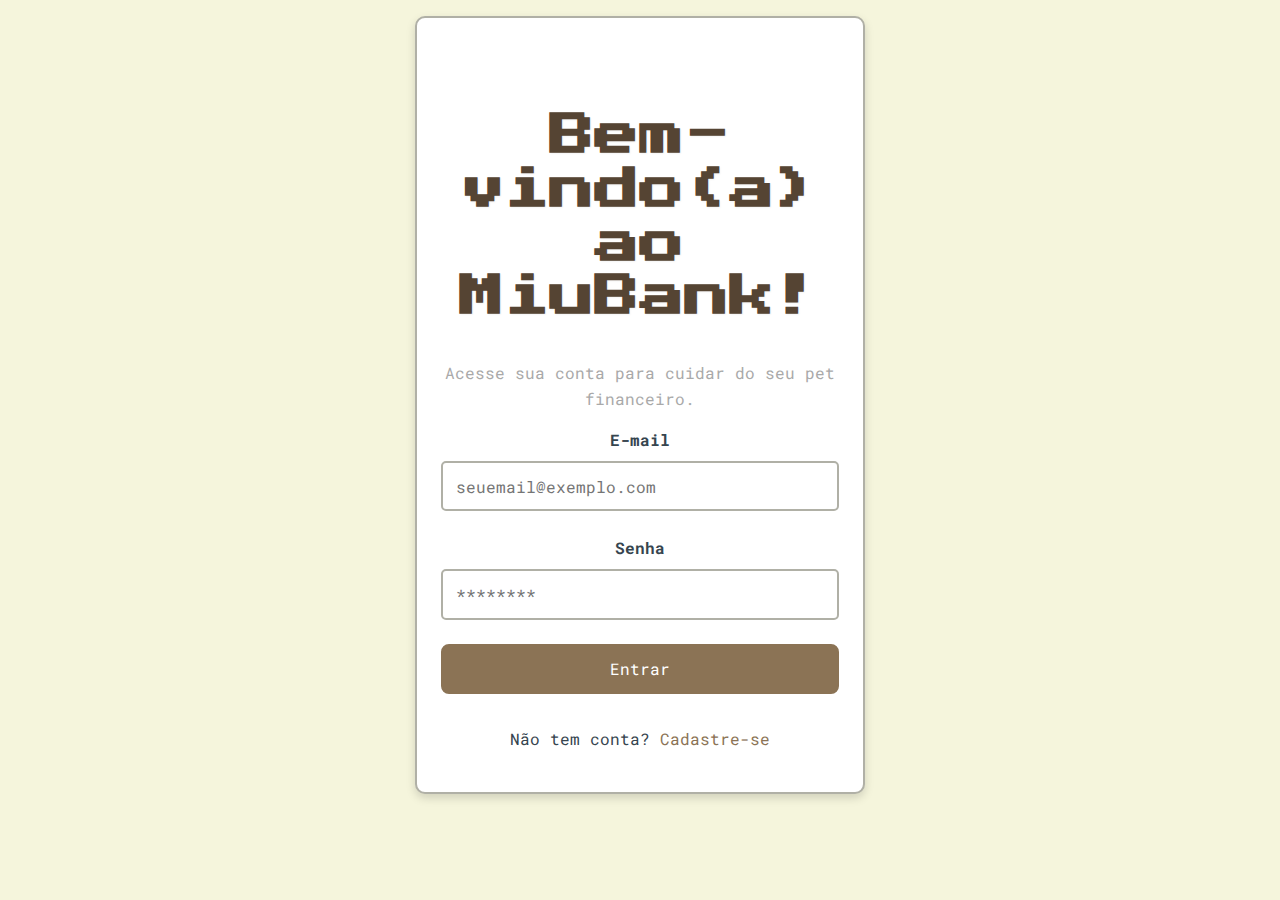
<file: buy-assets.html>
<!DOCTYPE html>
<html lang="pt-BR">

<head>
    <meta charset="UTF-8">
    <meta name="viewport" content="width=device-width, initial-scale=1.0">
    <title>MiuBank - Investir</title>
    <link rel="stylesheet" href="src/css/base.css">
    <link rel="stylesheet" href="src/css/layout.css">
    <link rel="stylesheet" href="src/css/theme.css">
    <link rel="stylesheet" href="src/css/components.css">
    <link rel="stylesheet" href="src/css/utilities.css">
</head>

<body>
    <header class="header">
        <div class="container">
            <h1 class="logo">MiuBank</h1>
            <nav class="navbar"> <button class="navbar-toggler" aria-label="Abrir menu"> <span
                        aria-hidden="true"></span>
                    <span aria-hidden="true"></span>
                    <span aria-hidden="true"></span>
                </button>
                <ul class="nav-links">
                    <li><a href="index.html" class="nav-link">Dashboard</a></li>
                    <li><a href="transfer.html" class="nav-link">Transferir</a></li>
                    <li><a href="buy-assets.html" class="nav-link active" aria-current="page">Investir</a>
                    </li>
                    <li><a href="reports.html" class="nav-link">Relatórios</a></li>
                    <li><a href="#" id="logoutButton" class="nav-link">Sair</a></li>
                    <li><button id="contrastModeToggle" class="btn-icon"
                            aria-label="Alternar modo de alto contraste">Alto Contraste</button></li>
                </ul>
            </nav>
        </div>
    </header>

    <main class="container content-page" role="main">
        <section class="card form-section" role="region" aria-label="Seção de Compra de Ativos">
            <h1 class="text-center">Comprar Ativos</h1>
            <p class="text-center text-secondary">Utilize seu saldo de Conta Investimento.</p>
            <form id="buyAssetForm" class="form" aria-label="Formulário para compra de ativos">
                <div class="form-group">
                    <label for="assetSelect">Ativo Disponível para Compra</label>
                    <select id="assetSelect" name="assetId" required aria-describedby="assetPrice estimatedTotalCost">
                        <option value="">Carregando ativos...</option>
                    </select>
                </div>
                <div class="form-group">
                    <label for="quantity">Quantidade a Comprar</label>
                    <input type="number" id="quantity" name="quantity" placeholder="Ex: 10" min="1" required
                        aria-label="Insira a quantidade de ativos a ser comprada">
                </div>
                <p>Preço unitário do ativo selecionado: <span id="assetPrice" aria-live="polite" aria-atomic="true">R$
                        0,00</span></p>
                <p>Custo total estimado da compra: <span id="estimatedTotalCost" aria-live="polite"
                        aria-atomic="true">R$ 0,00</span></p>
                <p>Seu saldo atual na Conta Investimento: <span id="investmentAccountBalanceBuy" aria-live="polite"
                        aria-atomic="true">Carregando...</span></p>

                <button type="submit" class="btn btn-primary"
                    aria-label="Confirmar a compra dos ativos selecionados">Confirmar Compra</button>
                <div id="buyAssetMessage" class="message u-margin-top-md u-hidden" role="alert" aria-live="polite"
                    aria-atomic="true"></div>
            </form>
        </section>

        <section class="card form-section u-margin-top-md" role="region"
            aria-label="Seção de Meus Investimentos Ativos">
            <h1 class="text-center">Meus Investimentos</h1>
            <div class="table-responsive" role="group" aria-label="Tabela de Investimentos Ativos">
                <table class="data-table">
                    <thead>
                        <tr>
                            <th scope="col">Ativo</th>
                            <th scope="col">Tipo</th>
                            <th scope="col">Quantidade</th>
                            <th scope="col">Preço de Compra</th>
                            <th scope="col">Preço Atual</th>
                            <th scope="col">Valor Atual Total</th>
                            <th scope="col">Lucro ou Prejuízo</th>
                            <th scope="col">Ação</th>
                        </tr>
                    </thead>
                    <tbody id="userInvestmentsTableBody">
                        <tr>
                            <td colspan="8" class="text-center text-secondary">Nenhum investimento ativo.</td>
                        </tr>
                    </tbody>
                </table>
            </div>
        </section>
    </main>

    <footer class="footer" role="contentinfo">
        <p>&copy; 2025 MiuBank. desenvolvido por Eduarda Silva Santos</p>
        <button id="toggleContrastBtn" class="btn-icon" aria-label="Alternar modo de alto contraste"><span
                class="sr-only">Alto Contraste</span><span aria-hidden="true">🌓</span></button>
    </footer>

    <div vw class="enabled" role="region" aria-label="Widget VLibras de acessibilidade em Libras">
        <div vw-access-button class="active" aria-label="Botão de acesso ao VLibras"></div>
        <div vw-plugin-wrapper aria-label="Conteúdo do plugin VLibras">
            <div class="vw-plugin-top-wrapper" aria-hidden="true"></div>
        </div>
    </div>
    <script src="https://vlibras.gov.br/app/vlibras-plugin.js"></script>
    <script>
        new window.VLibras.Widget('https://vlibras.gov.br/app');
    </script>
    <script src="src/js/api.js" type="module"></script>
    <script src="src/js/main.js" type="module"></script>
    <script src="src/js/investments.js" type="module"></script>
</body>

</html>
</file>
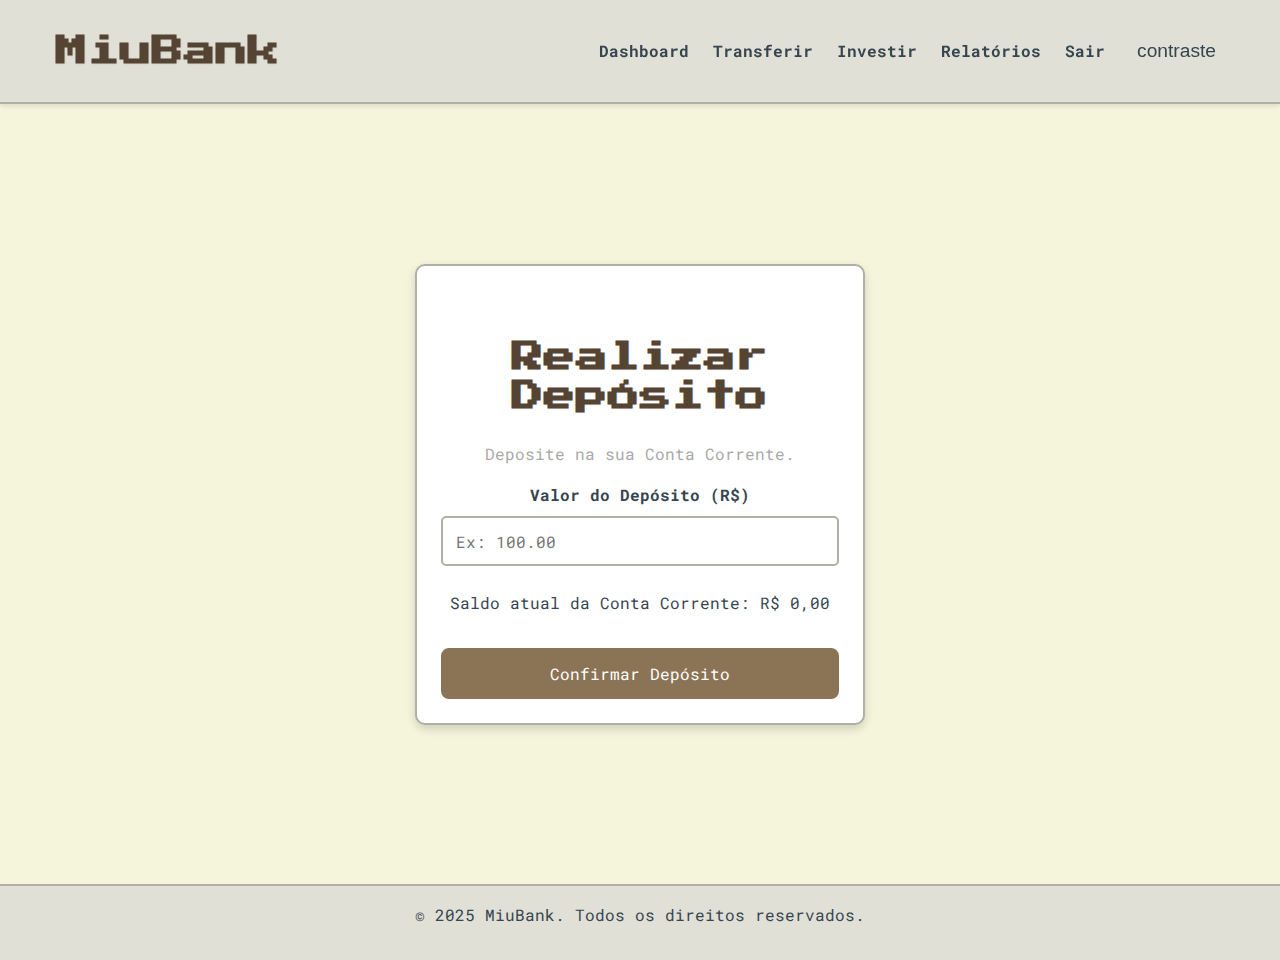
<file: deposit.html>
<!DOCTYPE html>
<html lang="pt-BR">

<head>
    <meta charset="UTF-8">
    <meta name="viewport" content="width=device-width, initial-scale=1.0">
    <title>MiuBank - Depósito</title>
    <link rel="stylesheet" href="src/css/base.css">
    <link rel="stylesheet" href="src/css/layout.css">
    <link rel="stylesheet" href="src/css/theme.css">
    <link rel="stylesheet" href="src/css/components.css">
    <link rel="stylesheet" href="src/css/utilities.css">
    <script src="https://vlibras.gov.br/app/vlibras-plugin.js"></script>
    <script>
        new window.VLibras.Widget('https://vlibras.gov.br/app');
    </script>
</head>

<body>
    <header class="header">
        <div class="container">
            <h1 class="logo">MiuBank</h1>
            <nav class="navbar">
                <button class="navbar-toggler" aria-label="Abrir menu">
                    <span></span>
                    <span></span>
                    <span></span>
                </button>
                <ul class="nav-links">
                    <li><a href="index.html" class="nav-link">Dashboard</a></li>
                    <li><a href="transfer.html" class="nav-link">Transferir</a></li>
                    <li><a href="buy-assets.html" class="nav-link">Investir</a></li>
                    <li><a href="reports.html" class="nav-link">Relatórios</a></li>
                    <li><a href="#" id="logoutButton" class="nav-link">Sair</a></li>
                    <li>
                        <button id="contrastModeToggle" class="btn-icon" aria-label="Alternar modo de alto contraste">
                            contraste
                        </button>
                    </li>
                </ul>
            </nav>
        </div>
    </header>

    <main class="container content-page">
        <section class="card form-section">
            <h1 class="text-center">Realizar Depósito</h1>
            <p class="text-center text-secondary">Deposite na sua Conta Corrente.</p>
            <form id="depositForm" class="form">
                <div class="form-group">
                    <label for="depositAmount">Valor do Depósito (R$)</label>
                    <input type="number" id="depositAmount" name="amount" placeholder="Ex: 100.00" step="0.01"
                        min="0.01" required>
                </div>
                <p>Saldo atual da Conta Corrente: <span id="currentAccountBalanceDeposit">R$ 0,00</span></p>
                <button type="submit" class="btn btn-primary">Confirmar Depósito</button>
                <div id="depositMessage" class="message u-margin-top-md u-hidden" role="alert"></div>
            </form>
        </section>
    </main>

    <footer class="footer">
        <p>&copy; 2025 MiuBank. Todos os direitos reservados.</p>
    </footer>

    <script src="src/js/api.js"></script>
    <script src="src/js/main.js"></script>
    <script src="src/js/transactions.js"></script>
</body>

</html>
</file>
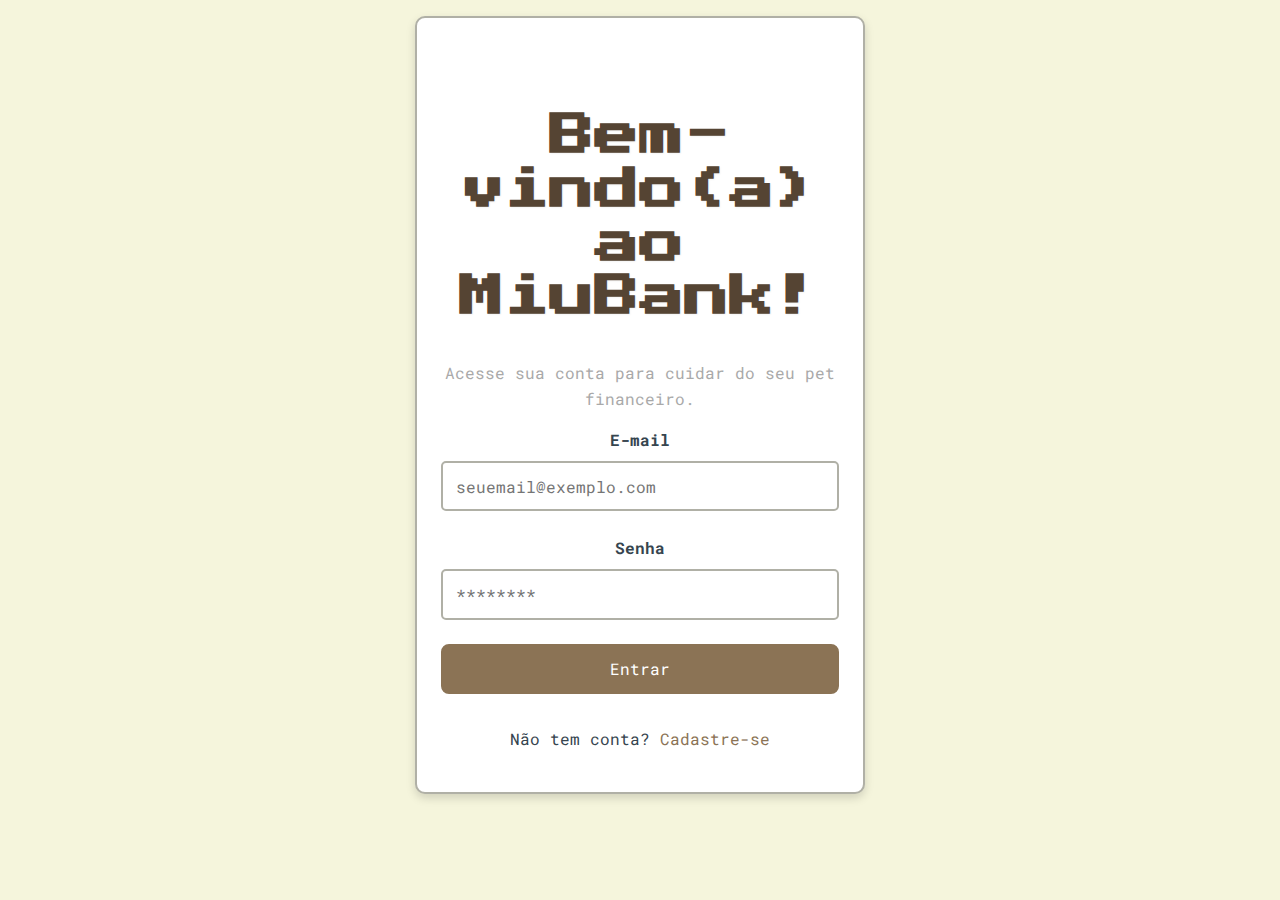
<file: login.html>
<!DOCTYPE html>
<html lang="pt-BR">

<head>
    <meta charset="UTF-8">
    <meta name="viewport" content="width=device-width, initial-scale=1.0">
    <title>MiuBank - Login</title>
    <link rel="stylesheet" href="src/css/base.css">
    <link rel="stylesheet" href="src/css/layout.css">
    <link rel="stylesheet" href="src/css/theme.css">
    <link rel="stylesheet" href="src/css/components.css">
    <link rel="stylesheet" href="src/css/utilities.css">
</head>

<body>
    <main class="login-container">
        <section class="login-card card">
            <h1 class="text-center">Bem-vindo(a) ao MiuBank!</h1>
            <p class="text-center text-secondary">Acesse sua conta para cuidar do seu pet financeiro.</p>
            <form id="loginForm" class="form">
                <div class="form-group">
                    <label for="email">E-mail</label>
                    <input type="email" id="email" name="email" placeholder="seuemail@exemplo.com" required>
                </div>
                <div class="form-group">
                    <label for="password">Senha</label>
                    <input type="password" id="password" name="password" placeholder="********" required>
                </div>
                <button type="submit" class="btn btn-primary">Entrar</button>
                <p class="text-center u-margin-top-md">
                    Não tem conta? <a href="register.html" class="link">Cadastre-se</a>
                </p>
                <div id="loginMessage" class="message u-margin-top-md u-hidden" role="alert"></div>
            </form>
        </section>
    </main>

    <div vw class="enabled" role="region" aria-label="Widget VLibras de acessibilidade em Libras">
        <div vw-access-button class="active" aria-label="Botão de acesso ao VLibras"></div>
        <div vw-plugin-wrapper aria-label="Conteúdo do plugin VLibras">
            <div class="vw-plugin-top-wrapper" aria-hidden="true"></div>
        </div>
    </div>
    <script src="https://vlibras.gov.br/app/vlibras-plugin.js"></script>
    <script>
        new window.VLibras.Widget('https://vlibras.gov.br/app');
    </script>
    <script src="src/js/api.js" type="module"></script>
    <script src="src/js/main.js" type="module"></script>
    <script src="src/js/auth.js" type="module"></script>
</body>

</html>
</file>
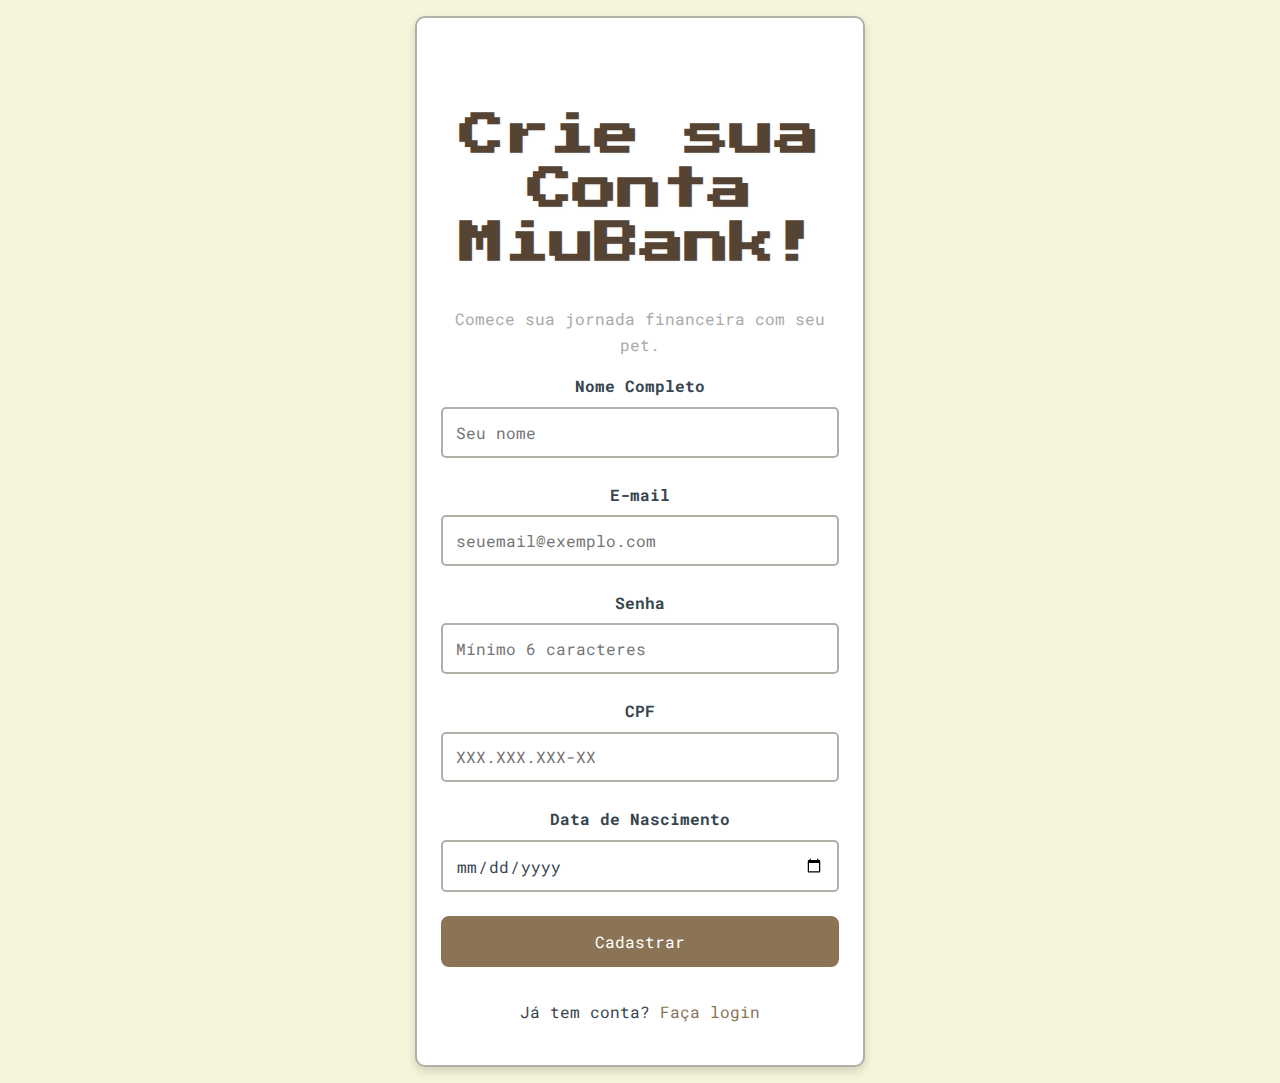
<file: register.html>
<!DOCTYPE html>
<html lang="pt-BR">

<head>
    <meta charset="UTF-8">
    <meta name="viewport" content="width=device-width, initial-scale=1.0">
    <title>MiuBank - Cadastro</title>
    <link rel="stylesheet" href="src/css/base.css">
    <link rel="stylesheet" href="src/css/layout.css">
    <link rel="stylesheet" href="src/css/theme.css">
    <link rel="stylesheet" href="src/css/components.css">
    <link rel="stylesheet" href="src/css/utilities.css">
</head>

<body>
    <main class="register-container">
        <section class="register-card card">
            <h1 class="text-center">Crie sua Conta MiuBank!</h1>
            <p class="text-center text-secondary">Comece sua jornada financeira com seu pet.</p>
            <form id="registerForm" class="form">
                <div class="form-group">
                    <label for="name">Nome Completo</label>
                    <input type="text" id="name" name="name" placeholder="Seu nome" required minlength="3">
                </div>
                <div class="form-group">
                    <label for="email">E-mail</label>
                    <input type="email" id="email" name="email" placeholder="seuemail@exemplo.com" required>
                </div>
                <div class="form-group">
                    <label for="password">Senha</label>
                    <input type="password" id="password" name="password" placeholder="Mínimo 6 caracteres" required
                        minlength="6">
                </div>
                <div class="form-group">
                    <label for="cpf">CPF</label>
                    <input type="text" id="cpf" name="cpf" placeholder="XXX.XXX.XXX-XX" required
                        pattern="\d{3}\.\d{3}\.\d{3}-\d{2}">
                </div>
                <div class="form-group">
                    <label for="birthDate">Data de Nascimento</label>
                    <input type="date" id="birthDate" name="birthDate" required>
                </div>
                <button type="submit" class="btn btn-primary">Cadastrar</button>
                <p class="text-center u-margin-top-md">
                    Já tem conta? <a href="login.html" class="link">Faça login</a>
                </p>
                <div id="registerMessage" class="message u-margin-top-md u-hidden" role="alert"></div>
            </form>
        </section>
    </main>

    <div vw class="enabled" role="region" aria-label="Widget VLibras de acessibilidade em Libras">
        <div vw-access-button class="active" aria-label="Botão de acesso ao VLibras"></div>
        <div vw-plugin-wrapper aria-label="Conteúdo do plugin VLibras">
            <div class="vw-plugin-top-wrapper" aria-hidden="true"></div>
        </div>
    </div>
    <script src="https://vlibras.gov.br/app/vlibras-plugin.js"></script>
    <script>
        new window.VLibras.Widget('https://vlibras.gov.br/app');
    </script>
    <script src="src/js/api.js" type="module"></script>
    <script src="src/js/main.js" type="module"></script>
    <script src="src/js/auth.js" type="module"></script>
</body>

</html>
</file>
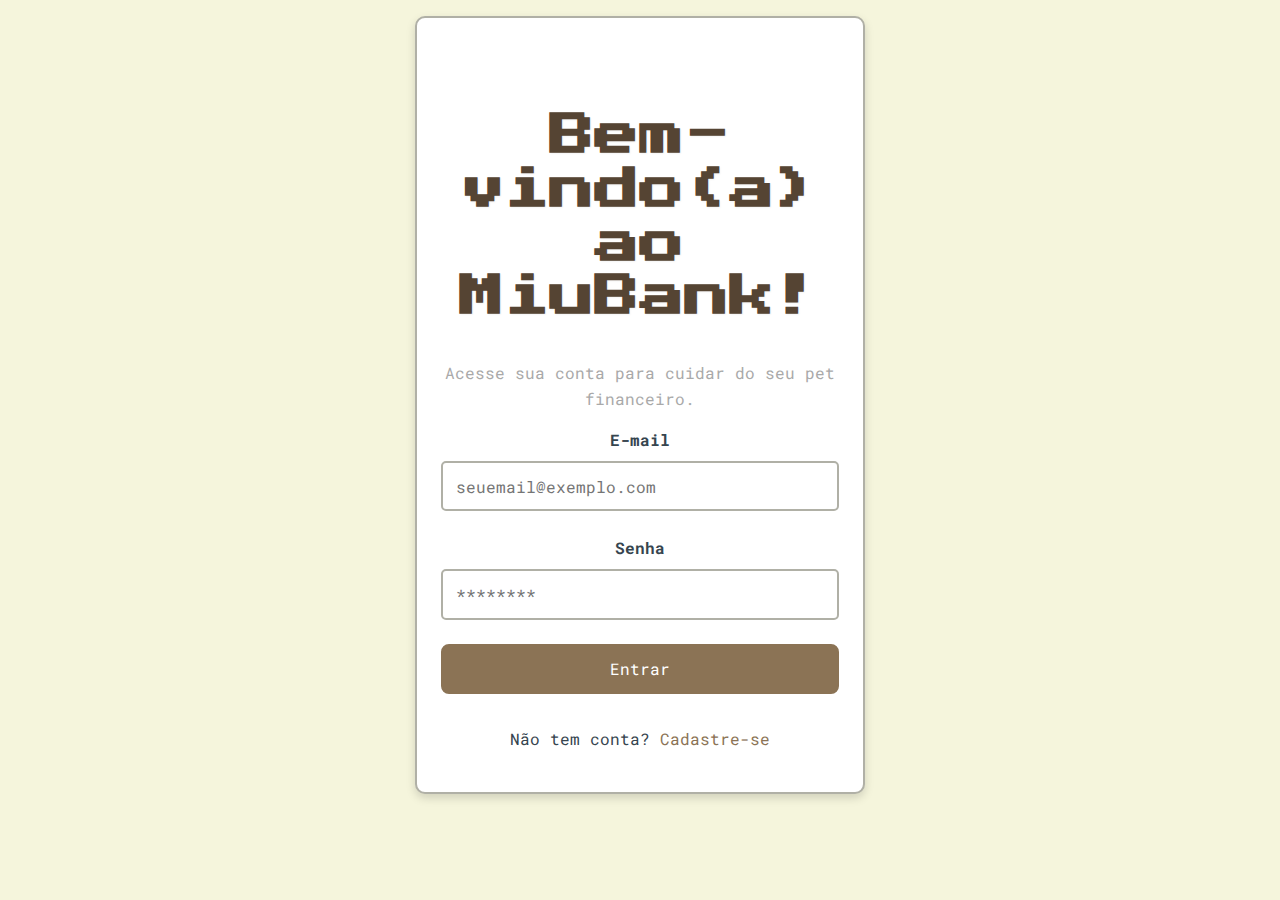
<file: reports.html>
<!DOCTYPE html>
<html lang="pt-BR">

<head>
    <meta charset="UTF-8">
    <meta name="viewport" content="width=device-width, initial-scale=1.0">
    <title>MiuBank - Relatórios</title>
    <link rel="stylesheet" href="src/css/base.css">
    <link rel="stylesheet" href="src/css/layout.css">
    <link rel="stylesheet" href="src/css/theme.css">
    <link rel="stylesheet" href="src/css/components.css">
    <link rel="stylesheet" href="src/css/utilities.css">
</head>

<body>
    <header class="header">
        <div class="container">
            <h1 class="logo">MiuBank</h1>
            <nav class="navbar">
                <button class="navbar-toggler" aria-label="Abrir menu">
                    <span></span><span></span><span></span>
                </button>
                <ul class="nav-links">
                    <li><a href="index.html" class="nav-link">Dashboard</a></li>
                    <li><a href="transfer.html" class="nav-link">Transferir</a></li>
                    <li><a href="buy-assets.html" class="nav-link">Investir</a></li>
                    <li><a href="reports.html" class="nav-link active" aria-current="page">Relatórios</a></li>
                    <li><a href="#" id="logoutButton" class="nav-link">Sair</a></li>
                    <li><button id="contrastModeToggle" class="btn-icon"
                            aria-label="Alternar modo de alto contraste">Alto Contraste</button></li>
                </ul>
            </nav>
        </div>
    </header>

    <main class="container content-page">
        <section class="card form-section">
            <h1 class="text-center">Gerar Relatórios Financeiros</h1>
            <p class="text-center text-secondary">Acesse extratos, resumos e relatórios de IR.</p>

            <div class="report-section u-margin-top-md">
                <h3>Extrato de Conta</h3>
                <form id="statementForm" class="form form-inline">
                    <div class="form-group">
                        <label for="statementAccountType">Tipo de Conta:</label>
                        <select id="statementAccountType" name="accountType">
                            <option value="CORRENTE">Conta Corrente</option>
                            <option value="INVESTIMENTO">Conta Investimento</option>
                        </select>
                    </div>
                    <div class="form-group">
                        <label for="statementStartDate">De:</label>
                        <input type="date" id="statementStartDate" name="startDate">
                    </div>
                    <div class="form-group">
                        <label for="statementEndDate">Até:</label>
                        <input type="date" id="statementEndDate" name="endDate">
                    </div>
                    <button type="submit" class="btn btn-secondary">Gerar Extrato</button>
                </form>
                <div id="statementMessage" class="message u-margin-top-md u-hidden" role="alert"></div>
                <div id="statementResult" class="u-margin-top-md">
                    <h4>Saldo Atual: <span id="currentStatementBalance">R$ 0,00</span></h4>
                    <div class="table-responsive" role="group" aria-label="Tabela de Extrato de Conta">
                        <table class="data-table">
                            <thead>
                                <tr>
                                    <th>Data</th>
                                    <th>Tipo</th>
                                    <th>Descrição</th>
                                    <th>Valor</th>
                                </tr>
                            </thead>
                            <tbody id="statementTableBody">
                                <tr>
                                    <td colspan="4" class="text-center text-secondary">Nenhuma movimentação para o
                                        período/conta.</td>
                                </tr>
                            </tbody>
                        </table>
                    </div>
                </div>
            </div>

            <div class="report-section u-margin-top-lg">
                <h3>Resumo de Investimentos</h3>
                <button id="generateInvestmentSummaryBtn" class="btn btn-secondary">Gerar Resumo</button>
                <div id="investmentSummaryMessage" class="message u-margin-top-md u-hidden" role="alert"></div>
                <div id="investmentSummaryResult" class="u-margin-top-md">
                    <div class="table-responsive" role="group" aria-label="Tabela de Resumo de Investimentos">
                        <table class="data-table">
                            <thead>
                                <tr>
                                    <th>Ativo</th>
                                    <th>Tipo</th>
                                    <th>Qtd.</th>
                                    <th>Preço Compra</th>
                                    <th>Preço Atual</th>
                                    <th>Valor Atual</th>
                                    <th>Lucro/Prejuízo</th>
                                </tr>
                            </thead>
                            <tbody id="investmentSummaryTableBody">
                                <tr>
                                    <td colspan="7" class="text-center text-secondary">Nenhum investimento ativo.</td>
                                </tr>
                            </tbody>
                        </table>
                    </div>
                </div>
            </div>

            <div class="report-section u-margin-top-lg">
                <h3>Relatório de Imposto de Renda</h3>
                <form id="taxReportForm" class="form form-inline">
                    <div class="form-group">
                        <label for="taxReportYear">Ano:</label>
                        <input type="number" id="taxReportYear" name="year" placeholder="Ex: 2024">
                    </div>
                    <div class="form-group">
                        <label for="taxReportStartDate">De:</label>
                        <input type="date" id="taxReportStartDate" name="startDate">
                    </div>
                    <div class="form-group">
                        <label for="taxReportEndDate">Até:</label>
                        <input type="date" id="taxReportEndDate" name="endDate">
                    </div>
                    <button type="submit" class="btn btn-secondary">Gerar Relatório de IR</button>
                </form>
                <div id="taxReportMessage" class="message u-margin-top-md u-hidden" role="alert"></div>
                <div id="taxReportResult" class="u-margin-top-md">
                    <h4>Período: <span id="taxReportPeriod">Todos os Períodos</span></h4>
                    <p>Lucro Total Consolidado: <span id="totalProfitIR">R$ 0,00</span></p>
                    <p>Imposto Total Pago: <span id="totalTaxPaidIR">R$ 0,00</span></p>
                    <div class="table-responsive" role="group" aria-label="Tabela de Relatório de Imposto de Renda">
                        <table class="data-table">
                            <thead>
                                <tr>
                                    <th>Ativo</th>
                                    <th>Tipo</th>
                                    <th>Qtd.</th>
                                    <th>Lucro Op.</th>
                                    <th>Imposto Op.</th>
                                    <th>Data Venda</th>
                                </tr>
                            </thead>
                            <tbody id="taxReportTableBody">
                                <tr>
                                    <td colspan="6" class="text-center text-secondary">Nenhuma operação tributável.</td>
                                </tr>
                            </tbody>
                        </table>
                    </div>
                </div>
            </div>
        </section>
    </main>

    <footer class="footer" role="contentinfo">
        <p>&copy; 2025 MiuBank. desenvolvido por Eduarda Silva Santos.</p>
        <button id="toggleContrastBtn" class="btn-icon" aria-label="Alternar modo de alto contraste"><span
                class="sr-only">Alto Contraste</span><span aria-hidden="true">🌓</span></button>
    </footer>

    <div vw class="enabled" role="region" aria-label="Widget VLibras de acessibilidade em Libras">
        <div vw-access-button class="active" aria-label="Botão de acesso ao VLibras"></div>
        <div vw-plugin-wrapper aria-label="Conteúdo do plugin VLibras">
            <div class="vw-plugin-top-wrapper" aria-hidden="true"></div>
        </div>
    </div>
    <script src="https://vlibras.gov.br/app/vlibras-plugin.js"></script>
    <script>
        new window.VLibras.Widget('https://vlibras.gov.br/app');
    </script>
    <script src="src/js/api.js" type="module"></script>
    <script src="src/js/main.js" type="module"></script>
    <script src="src/js/reports.js" type="module"></script>
</body>

</html>
</file>
<file: src/css/base.css>
/* src/css/base.css */

/* Importação de fontes: "Press Start 2P" para títulos, "Roboto Mono" para corpo */
@import url('https://fonts.googleapis.com/css2?family=Press+Start+2P&family=Roboto+Mono:wght@400;700&display=swap');

/* Reset básico para consistência entre navegadores */
*,
*::before,
*::after {
    box-sizing: border-box;
    margin: 0;
    padding: 0;
}

html {
    font-size: 100%;
    /* Define 1rem como 16px */
    scroll-behavior: smooth;
    /* Rolagem suave */
    -webkit-text-size-adjust: 100%;
    /* Evita que o iOS mude o tamanho da fonte */
}

body {
    font-family: 'Roboto Mono', monospace;
    /* Fonte principal para o corpo de texto */
    line-height: 1.6;
    color: var(--color-text);
    /* Cor de texto definida em theme.css */
    background-color: var(--color-background);
    /* Cor de fundo definida em theme.css */
    min-height: 100vh;
    /* Ocupa a altura total da viewport */
    display: flex;
    flex-direction: column;
    /* Para o footer sempre ficar no final */
    transition: background-color 0.3s ease, color 0.3s ease;
    /* Transições suaves para modo contraste */
    -webkit-font-smoothing: antialiased;
    /* Suaviza fontes no WebKit */
    -moz-osx-font-smoothing: grayscale;
    /* Suaviza fontes no Firefox para macOS */
}

/* Estilos semânticos básicos para legibilidade */
h1,
h2,
h3,
h4,
h5,
h6 {
    font-family: 'Press Start 2P', cursive;
    /* Fonte para títulos com estilo retro */
    color: var(--color-heading);
    /* Cor de título definida em theme.css */
    margin-top: 1.5em;
    margin-bottom: 0.8em;
    line-height: 1.2;
    text-shadow: 1px 1px 2px rgba(0, 0, 0, 0.05);
    /* Sombra sutil para um toque visual */
    word-break: break-word;
    /* Permite quebras de linha em palavras longas para títulos */
    hyphens: auto;
    /* Adiciona hífens se a quebra de palavra ocorrer */
}

/* Ajustes de fonte base para mobile serão em layout.css */
h1 {
    font-size: 2.8rem;
}

h2 {
    font-size: 2.2rem;
}

h3 {
    font-size: 1.8rem;
}

h4 {
    font-size: 1.4rem;
}

p {
    margin-bottom: 1em;
}

/* Links */
a {
    color: var(--color-primary);
    text-decoration: none;
    transition: color 0.3s ease, text-decoration 0.3s ease;
}

a:hover {
    color: var(--color-accent);
    text-decoration: underline;
}

/* Listas sem marcadores */
ul,
ol {
    list-style: none;
}

/* Imagens responsivas por padrão */
img {
    max-width: 100%;
    height: auto;
    display: block;
    /* Remove espaço extra abaixo de imagens */
}

/* Classes para leitores de tela (SR-Only) */
.sr-only {
    position: absolute;
    width: 1px;
    height: 1px;
    padding: 0;
    margin: -1px;
    overflow: hidden;
    clip: rect(0, 0, 0, 0);
    white-space: nowrap;
    border-width: 0;
}
</file>
<file: src/css/layout.css>
/* src/css/layout.css */

.container {
    max-width: 1200px;
    margin: 0 auto;
    padding: 1rem;
    /* Bom padding padrão */
}

/* * HEADER 
 */
.header {
    background-color: var(--color-header-bg);
    padding: 1rem;
    /* Padding uniforme */
    border-bottom: 2px solid var(--color-border);
    box-shadow: var(--shadow-small);
    position: sticky;
    top: 0;
    z-index: 999;
}

.header .container {
    display: flex;
    justify-content: space-between;
    align-items: center;
    /* A remoção de flex-wrap aqui é intencional para manter logo e toggler lado a lado em mobile. */
    /* A quebra para o menu navbar-links será gerenciada pelas media queries. */
}

.logo {
    color: var(--color-heading);
    font-size: 2rem;
    margin: 0;
    /* Propriedade para garantir que o logo não seja espremido */
    flex-shrink: 0;
}

.navbar .nav-links {
    list-style: none;
    margin: 0;
    padding: 0;
    display: flex;
    gap: 1.5rem;
    align-items: center;
}

.navbar .nav-link {
    color: var(--color-text);
    font-weight: bold;
    padding: 0.5rem 0;
}

.navbar .nav-link:hover,
.navbar .nav-link.active {
    color: var(--color-primary);
    border-bottom: 2px solid var(--color-primary);
}

.navbar-toggler {
    display: none;
    background: none;
    border: none;
    font-size: 1.5rem;
    cursor: pointer;
    color: var(--color-text);
    width: 30px;
    height: 20px;
    position: relative;
    padding: 0;
    z-index: 1000;
}

.navbar-toggler span {
    display: block;
    width: 100%;
    height: 3px;
    background-color: var(--color-text);
    border-radius: 5px;
    transition: all 0.3s ease;
    position: absolute;
    left: 0;
}

.navbar-toggler span:nth-child(1) {
    top: 0;
}

.navbar-toggler span:nth-child(2) {
    top: 8px;
}

.navbar-toggler span:nth-child(3) {
    top: 16px;
}

.navbar-toggler.active span:nth-child(1) {
    transform: translateY(8px) rotate(45deg);
}

.navbar-toggler.active span:nth-child(2) {
    opacity: 0;
}

.navbar-toggler.active span:nth-child(3) {
    transform: translateY(-8px) rotate(-45deg);
}

/* Responsividade da Navbar */
@media (max-width: 768px) {
    .navbar .nav-links {
        display: none;
        flex-direction: column;
        width: 100%;
        gap: 0.5rem;
        background-color: var(--color-header-bg);
        position: absolute;
        top: 100%;
        left: 0;
        padding: 1rem;
        border-top: 1px solid var(--color-border);
        box-shadow: var(--shadow-small);
        box-sizing: border-box;
        /* Adicionado para garantir que o menu ocupe toda a largura */

        /* Ajuste para garantir que o menu se estenda por toda a largura da viewport,
           caso o .container tenha um padding que o limite. */
        left: 0;
        right: 0;
    }

    .navbar .nav-links.active {
        display: flex;
    }

    .navbar-toggler {
        display: block;
    }

    .header .container {
        flex-wrap: nowrap;
        justify-content: space-between;
        padding: 0 1rem;
    }

    .logo {
        font-size: 1.8rem;
        margin-right: auto;
    }
}

/* * LAYOUT PRINCIPAL (DASHBOARD E CONTENT PAGES)
 */
.dashboard-main {
    display: grid;
    grid-template-columns: 1fr;
    gap: 1.5rem;
    padding: 1.5rem 1rem;
}

.sidebar {
    order: 2;
    padding: 0 1rem;
    /* Garante padding em mobile */
}

.main-content {
    order: 1;
    padding: 0 1rem;
    /* Garante padding em mobile */
}

@media (min-width: 768px) {
    .dashboard-main {
        grid-template-columns: 280px 1fr;
        padding: 1.5rem;
    }

    .sidebar {
        order: unset;
        padding: 0;
    }

    .main-content {
        order: unset;
        padding: 0;
    }
}

.login-container,
.register-container,
.content-page {
    display: flex;
    justify-content: center;
    align-items: center;
    min-height: calc(100vh - 120px);
    padding: 1rem;
    flex-direction: column;
    text-align: center;
    width: 100%;
    /* Garante que esses containers usem a largura total disponível */
    box-sizing: border-box;
    /* Inclui padding e borda na largura total */
}

.login-card,
.register-card,
.form-section {
    max-width: 450px;
    width: 90%;
    padding: 2rem;
    box-shadow: var(--shadow-medium);
    margin: 0 auto;
    /* Garante centralização e que ocupe a largura definida */
    box-sizing: border-box;
    /* Importante para que o padding não estoure a largura */
}

/* Tabelas responsivas */
.data-table {
    width: 100%;
    overflow-x: auto;
    -webkit-overflow-scrolling: touch;
    display: block;
    /* A regra white-space: nowrap; pode ser removida se o texto nas células puder quebrar */
    /* white-space: nowrap; */
}

/* Dicas financeiras e Metas (grid responsivo) */
.tips-grid,
.goals-list {
    display: grid;
    gap: 1rem;
    grid-template-columns: repeat(auto-fit, minmax(min(100%, 250px), 1fr));
}


/* * FOOTER
 */
.footer {
    background-color: var(--color-header-bg);
    color: var(--color-text);
    text-align: center;
    padding: 1rem;
    border-top: 2px solid var(--color-border);
    margin-top: auto;
    display: flex;
    flex-wrap: wrap;
    justify-content: center;
    align-items: center;
    gap: 1rem;
    width: 100%;
    /* Garante que o footer ocupe 100% da largura */
    box-sizing: border-box;
    /* Inclui padding e borda na largura total */
}

/* Ajustes específicos para telas muito pequenas (abaixo de 480px, como iPhone SE) */
@media (max-width: 480px) {
    .logo {
        font-size: 1.5rem;
    }

    .btn {
        padding: 0.6rem 0.8rem;
        font-size: 0.8rem;
    }

    .card {
        padding: 1rem;
    }

    .navbar .nav-links.active li {
        padding: 0.2rem 0;
    }

    h1 {
        font-size: 1.8rem;
        line-height: 1.3;
    }

    h2 {
        font-size: 1.5rem;
        line-height: 1.3;
    }

    h3 {
        font-size: 1.3rem;
        line-height: 1.3;
    }

    h4 {
        font-size: 1rem;
        line-height: 1.3;
    }

    p {
        font-size: 0.9rem;
    }

    .data-table th,
    .data-table td {
        padding: 0.4rem;
        font-size: 0.75rem;
    }

    /* Quebra de linha para o footer em telas muito pequenas */
    .footer {
        flex-direction: column;
        gap: 0.5rem;
        font-size: 0.85rem;
        /* Padding horizontal para o footer em telas muito pequenas */
        padding-left: 1rem;
        padding-right: 1rem;
    }

    .login-card,
    .register-card,
    .form-section {
        padding: 1.5rem;
        width: 95%;
    }
}

/* Breakpoint para tablets e desktops menores */
@media (min-width: 481px) and (max-width: 767px) {
    .logo {
        font-size: 1.8rem;
    }

    h1 {
        font-size: 2.2rem;
    }

    h2 {
        font-size: 1.8rem;
    }

    h3 {
        font-size: 1.5rem;
    }

    h4 {
        font-size: 1.2rem;
    }

    .login-card,
    .register-card,
    .form-section {
        padding: 2rem;
        width: 80%;
    }
}

/* Regra extra para garantir que o contêiner principal não transborde */
body>.container {
    padding-left: 1rem;
    padding-right: 1rem;
    box-sizing: border-box;
}

/* Regra para ajustar formulários inline em telas menores */
.form-inline {
    display: flex;
    flex-direction: column;
    /* Força empilhamento em mobile */
    gap: 1rem;
    /* Espaçamento entre os campos */
}

@media (min-width: 768px) {
    .form-inline {
        flex-direction: row;
        /* Volta para linha em desktop */
        align-items: flex-end;
        /* Alinha itens na parte inferior */
        justify-content: flex-start;
        flex-wrap: wrap;
        /* Permite quebras se houver muitos campos */
    }

    .form-inline .form-group {
        margin-bottom: 0;
        /* Remove margem inferior para alinhamento em linha */
    }

    .form-inline button {
        margin-left: 1rem;
        /* Espaçamento entre o último campo e o botão */
    }
}
</file>
<file: src/css/theme.css>
/* src/css/theme.css */

 :root {
     /* Paleta de Cores (tons de marrons frios acinzentados - pastel) */
     --color-primary: #8B7355;
     /* Um taupe (marrom-acinzentado médio) */
     --color-secondary: #A9A9A9;
     /* Cinza grafite claro */
     --color-tertiary: #C0C0C0;
     /* Cinza prateado */
     --color-accent: #D2B48C;
     /* Um marrom mais claro, areia */

     --color-background: #F5F5DC;
     /* Bege queimado pastel (quase creme) */
     --color-card-bg: #FFFFFF;
     /* Fundo dos cards */
     --color-header-bg: #E0E0D6;
     /* Cinza claro para cabeçalho/rodapé */
     --color-border: #B0B0A6;
     /* Borda dos elementos */

     --color-text: #36454F;
     /* Cinza carvão para texto principal */
     --color-heading: #554433;
     /* Marrom escuro para títulos */
     --color-success: #28a745;
     /* Verde para sucesso */
     --color-error: #dc3545;
     /* Vermelho para erro */

     /* Sombras suaves para efeito cartoon/retrô */
     --shadow-small: 0 2px 5px rgba(0, 0, 0, 0.1);
     --shadow-medium: 0 4px 10px rgba(0, 0, 0, 0.15);
 }

 /* Modo de Alto Contraste */
 body.contrast-mode {
     --color-primary: #FFFF00;
     /* Amarelo vibrante */
     --color-secondary: #0000FF;
     /* Azul vibrante */
     --color-tertiary: #FFFFFF;
     /* Branco puro */
     --color-accent: #FF00FF;
     /* Magenta */

     --color-background: #000000;
     /* Fundo preto */
     --color-card-bg: #000000;
     /* Cards pretos */
     --color-header-bg: #000000;
     /* Cabeçalho/rodapé pretos */
     --color-border: #FFFFFF;
     /* Bordas brancas */

     --color-text: #FFFFFF;
     /* Texto branco */
     --color-heading: #FFFF00;
     /* Títulos amarelos */
     --color-success: #00FF00;
     /* Verde neon */
     --color-error: #FF0000;
     /* Vermelho vibrante */

     --shadow-small: none;
     --shadow-medium: none;

     /* Aumentar espaçamento e espessura de bordas para maior clareza */
     line-height: 1.8;
 }
</file>
<file: src/css/components.css>
/* src/css/components.css */

/* Cards - Efeito pôster retrô */
.card {
    background-color: var(--color-card-bg);
    border: 2px solid var(--color-border);
    border-radius: 10px;
    /* Arredondado */
    box-shadow: var(--shadow-medium);
    /* Sombra suave */
    padding: 1.5rem;
    transition: transform 0.2s ease, box-shadow 0.2s ease;
}

.card:hover {
    transform: translateY(-3px);
    box-shadow: 0 6px 15px rgba(0, 0, 0, 0.2);
}

/* Botões */
.btn {
    display: inline-block;
    padding: 0.8rem 1.5rem;
    border: 2px solid transparent;
    border-radius: 8px;
    /* Arredondado */
    font-family: 'Roboto Mono', monospace;
    font-size: 1rem;
    cursor: pointer;
    transition: all 0.3s ease;
    text-align: center;
    text-decoration: none;
}

.btn-primary {
    background-color: var(--color-primary);
    color: white;
    border-color: var(--color-primary);
}

.btn-primary:hover {
    background-color: #7A6148;
    /* Tom mais escuro de primary */
    border-color: #7A6148;
}

.btn-secondary {
    background-color: var(--color-secondary);
    color: white;
    border-color: var(--color-secondary);
}

.btn-secondary:hover {
    background-color: #909090;
    /* Tom mais escuro de secondary */
    border-color: #909090;
}

.btn-icon {
    background: none;
    border: none;
    color: var(--color-text);
    font-size: 1.2rem;
    cursor: pointer;
    padding: 0.5rem;
    transition: color 0.3s ease;
}

.btn-icon:hover {
    color: var(--color-primary);
}

.btn-full {
    width: 100%;
    /* Garante que ocupe a largura total em mobile */
    box-sizing: border-box;
    /* Adicionado para evitar que o padding estoure a largura */
}

/* Formulários */
.form {
    display: flex;
    flex-direction: column;
    gap: 1rem;
}

.form-group {
    margin-bottom: 0.5rem;
}

.form-group label {
    display: block;
    margin-bottom: 0.5rem;
    font-weight: bold;
    color: var(--color-text);
}

.form-group input[type="text"],
.form-group input[type="email"],
.form-group input[type="password"],
.form-group input[type="number"],
.form-group input[type="date"],
.form-group select {
    width: 100%;
    padding: 0.8rem;
    border: 2px solid var(--color-border);
    border-radius: 5px;
    font-family: 'Roboto Mono', monospace;
    font-size: 1rem;
    background-color: var(--color-card-bg);
    color: var(--color-text);
    transition: border-color 0.3s ease;
}

.form-group input:focus,
.form-group select:focus {
    outline: none;
    border-color: var(--color-primary);
    box-shadow: 0 0 0 3px rgba(var(--color-primary-rgb), 0.2);
    /* Exemplo de foco */
}

/* Mensagens de feedback */
.message {
    padding: 1rem;
    border-radius: 8px;
    font-weight: bold;
    text-align: center;
}

.message.success {
    background-color: var(--color-success);
    color: white;
}

.message.error {
    background-color: var(--color-error);
    color: white;
}

/* Tabelas de Dados */
.data-table {
    width: 100%;
    border-collapse: collapse;
    margin-top: 1rem;
}

.data-table th,
.data-table td {
    padding: 0.8rem;
    border: 1px solid var(--color-border);
    text-align: left;
    color: var(--color-text);
}

.data-table th {
    background-color: var(--color-header-bg);
    font-family: 'Press Start 2P', cursive;
    font-size: 0.9rem;
}

.data-table tbody tr:nth-child(even) {
    background-color: var(--color-background);
}

.data-table tbody tr:nth-child(odd) {
    background-color: var(--color-card-bg);
}

/* Pet Image */
.pet-img {
    max-width: 150px;
    height: auto;
    margin: 1rem auto;
    display: block;
}

/* src/css/components.css */

.form-section h1 {
    word-break: break-word;
    /* Permite quebrar palavras longas que transbordam */
    hyphens: auto;
    /* Adiciona hífens se a quebra de palavra ocorrer */
    font-size: 2rem;
    /* Mantenha o tamanho padrão para a maioria */
}

/* Ajuste o tamanho da fonte dos títulos em telas muito pequenas */
@media (max-width: 480px) {
    .form-section h1 {
        font-size: 1.5rem;
        /* Reduz a fonte para caber em telas menores */
    }

    .form-section p.text-secondary {
        font-size: 0.9rem;
        /* Opcional: Reduz a fonte da descrição também */
    }
}
</file>
<file: src/css/utilities.css>
/* src/css/utilities.css */

 /* Classes de Margem */
 .u-margin-top-sm {
     margin-top: 0.5rem !important;
 }

 .u-margin-top-md {
     margin-top: 1rem !important;
 }

 .u-margin-top-lg {
     margin-top: 2rem !important;
 }

 .u-margin-bottom-sm {
     margin-bottom: 0.5rem !important;
 }

 .u-margin-bottom-md {
     margin-bottom: 1rem !important;
 }

 .u-margin-bottom-lg {
     margin-bottom: 2rem !important;
 }

 /* Classes de Texto */
 .text-center {
     text-align: center !important;
 }

 .text-right {
     text-align: right !important;
 }

 .text-left {
     text-align: left !important;
 }

 .text-secondary {
     color: var(--color-secondary) !important;
 }

 /* Classes de Exibição */
 .u-hidden {
     display: none !important;
 }

 .u-block {
     display: block !important;
 }

 .u-inline-block {
     display: inline-block !important;
 }

 .u-flex {
     display: flex !important;
 }

 .u-grid {
     display: grid !important;
 }

 /* Classes de Alinhamento Flex/Grid */
 .u-align-items-center {
     align-items: center !important;
 }

 .u-justify-content-center {
     justify-content: center !important;
 }

 .u-flex-column {
     flex-direction: column !important;
 }

 .u-gap-md {
     gap: 1rem !important;
 }
</file>
